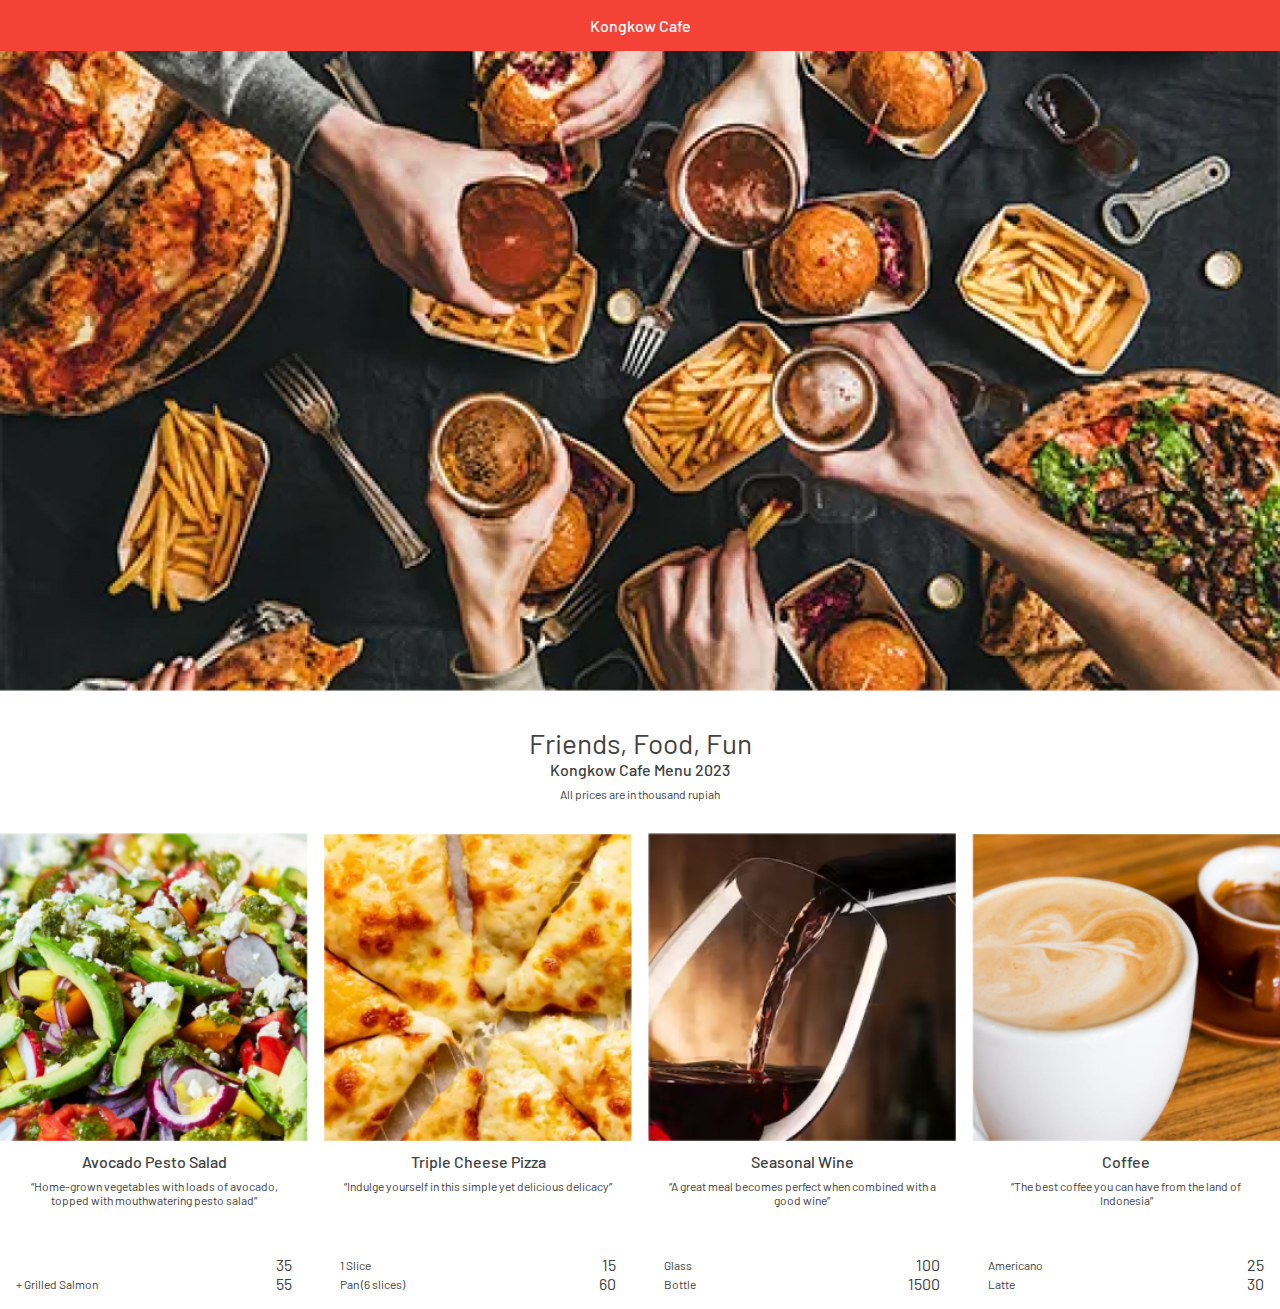
<file: index.html>
<!DOCTYPE html>

<html>

<head>
  <meta charset="utf-8" />
  <meta name="viewport" content="width=device-width" />
  <link rel="preconnect" href="https://fonts.googleapis.com">
  <link rel="preconnect" href="https://fonts.gstatic.com" crossorigin>
  <link href="https://fonts.googleapis.com/css2?family=Barlow:wght@400;500&display=swap" rel="stylesheet">
</head>

<body>
  <div class="appbar">Kongkow Cafe</div>
  <div class="hero"><img src="./images/cover.jpg"
      alt="hero"></div>
  <div class="header-text">
    <div class="tagline">Friends, Food, Fun</div>
    <div class="document-title">Kongkow Cafe Menu 2023</div>
    <div class="price-note">All prices are in thousand rupiah</div>
  </div>
  <div class="menu-area">
    <div class="menu-tile">
      <div class="menu-photo">
        <img
          src="images/salad.jpg"
          alt="salad">
      </div>
      <div class="menu-tile-name">Avocado Pesto Salad</div>
      <div class="menu-tile-description">
        “Home-grown vegetables with loads of avocado, topped with mouthwatering pesto salad”
      </div>
      <div class="menu-price-row">
        <span class="price-description"></span>
        <span>35</span>
      </div>
      <div class="menu-price-row">
        <span class="price-description">+ Grilled Salmon</span>
        <span>55</span>
      </div>
    </div>
    <div class="menu-tile">
      <div class="menu-photo">
        <img
          src="images/pizza.jpg"
          alt="pizza">
      </div>
      <div class="menu-tile-name">Triple Cheese Pizza</div>
      <div class="menu-tile-description">
        “Indulge yourself in this simple yet delicious delicacy”
      </div>
      <div class="menu-price-row">
        <span class="price-description">1 Slice</span>
        <span>15</span>
      </div>
      <div class="menu-price-row">
        <span class="price-description">Pan (6 slices)</span>
        <span>60</span>
      </div>
    </div>
    <div class="menu-tile">
      <div class="menu-photo">
        <img
          src="images/wine.jpg"
          alt="wine">
      </div>
      <div class="menu-tile-name">Seasonal Wine</div>
      <div class="menu-tile-description">
        “A great meal becomes perfect when combined with a good wine”
      </div>
      <div class="menu-price-row">
        <span class="price-description">Glass</span>
        <span>100</span>
      </div>
      <div class="menu-price-row">
        <span class="price-description">Bottle</span>
        <span>1500</span>
      </div>
    </div>
    <div class="menu-tile">
      <div class="menu-photo">
        <img
          src="images/coffee.jpg"
          alt="coffee">
      </div>
      <div class="menu-tile-name">Coffee</div>
      <div class="menu-tile-description">
        “The best coffee you can have from the land of Indonesia”
      </div>
      <div class="menu-price-row">
        <span class="price-description">Americano</span>
        <span>25</span>
      </div>
      <div class="menu-price-row">
        <span class="price-description">Latte</span>
        <span>30</span>
      </div>
    </div>
  </div>

</body>

<style>
  /** CSS Reset */
  *,
  html,
  body {
    font-family: 'Barlow';
    margin: 0;
    padding: 0;
    color: #424242;
  }

  body {
    background-color: white;
  }

  div.appbar {
    display: flex;
    flex-direction: row;
    justify-content: center;
    padding: 16px;
    background-color: #F44336;
    color: white;
    font-size: 16px;
    font-weight: 500;
  }

  div.hero img {
    aspect-ratio: 2;
    width: 100%;
    object-fit: cover;
  }

  div.header-text {
    padding: 32px;
    display: flex;
    flex-direction: column;
    align-items: center;
  }

  div.tagline {
    font-size: 28px;
  }

  div.document-title {
    font-size: 16px;
    font-weight: 500;
  }

  div.price-note {
    font-size: 12px;
    margin-top: 8px;
  }

  div.menu-area {
    display: grid;
    grid-template-columns: repeat(2, 1fr);
    gap: 16px;
  }

  div.menu-tile {
    flex: 1;
    display: flex;
    flex-direction: column;
    padding-bottom: 16px;
  }

  div.menu-photo img {
    aspect-ratio: 1;
    object-fit: cover;
    width: 100%;
  }

  div.menu-tile-name {
    font-weight: 500;
    font-size: 16px;
    padding: 8px 16px;
    align-self: stretch;
    text-align: center;
  }

  div.menu-tile-description {
    font-size: 12px;
    align-self: stretch;
    text-align: center;
    padding: 0px 16px;
    height: 60px;
    padding-bottom: 16px;
  }

  div.menu-price-row {
    display: flex;
    flex-direction: row;
    justify-content: space-between;
    align-items: center;
    padding: 0 16px;
  }

  span.price-description {
    font-size: 12px;
  }

  @media (min-width: 800px) {
    div.menu-area {
      grid-template-columns: repeat(4, 1fr);
    }
  }
</style>

</html>
</file>
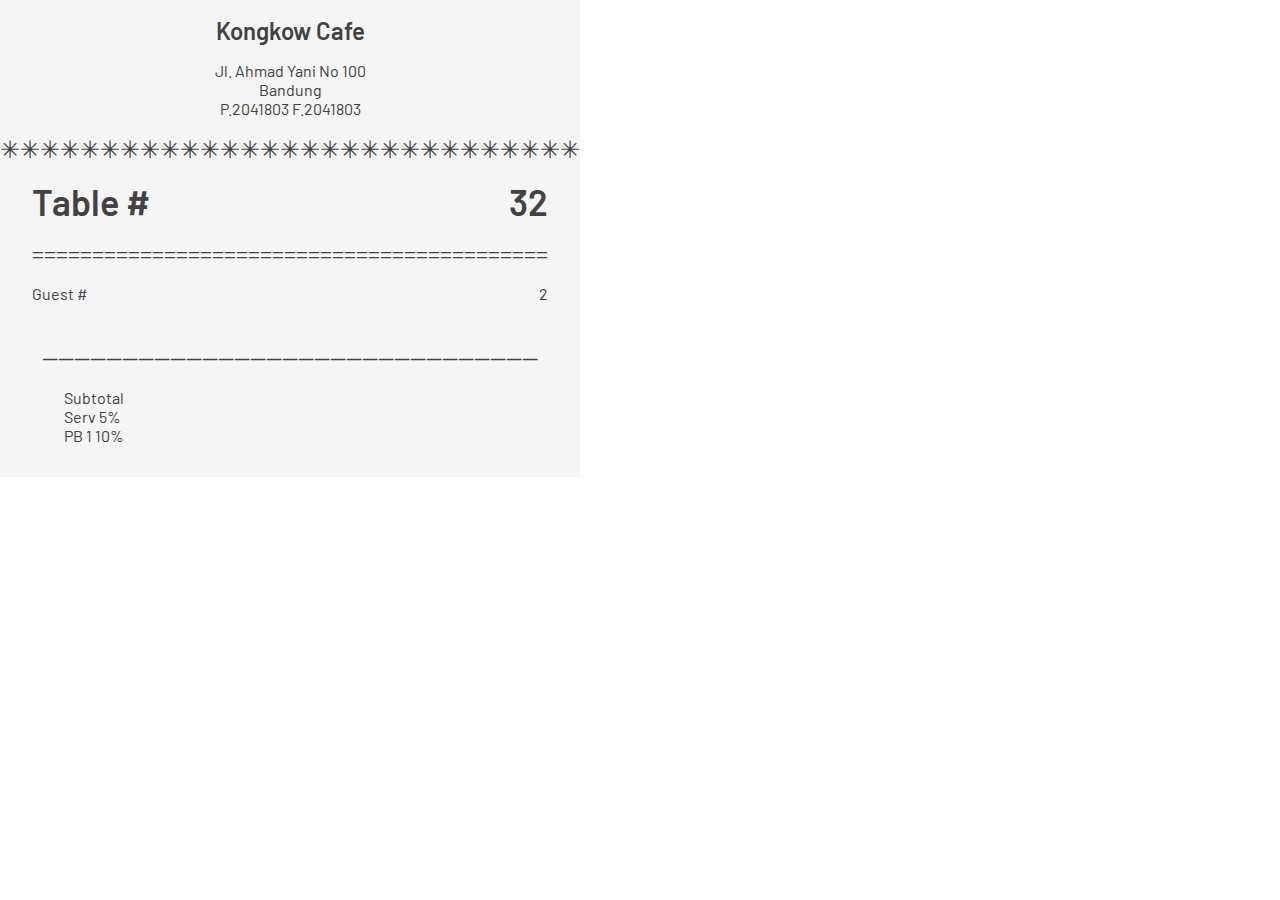
<file: order-confirmation/index.html>
<!DOCTYPE html>

<html>
  <head>
    <meta charset="utf-8" />
    <meta name="viewport" content="width=device-width" />
    <link rel="preconnect" href="https://fonts.googleapis.com" />
    <link rel="preconnect" href="https://fonts.gstatic.com" crossorigin />
    <link
      href="https://fonts.googleapis.com/css2?family=Barlow:wght@400;500&display=swap"
      rel="stylesheet"
    />
    <link rel="stylesheet" href="index.css" />
  </head>

  <body>
    <div class="bill">
      <div class="place">
        <div class="place-name">Kongkow Cafe</div>
        <div class="place-street">Jl. Ahmad Yani No 100</div>
        <div class="place-street">Bandung</div>
        <div class="place-street">P.2041803 F.2041803</div>
      </div>
      <div class="divider">✳✳✳✳✳✳✳✳✳✳✳✳✳✳✳✳✳✳✳✳✳✳✳✳✳✳✳✳✳</div>
      <div class="table">
        <div class="table-title">Table #</div>
        <div class="table-number">32</div>
      </div>
      <div class="divider">===========================================</div>
      <div class="guest">
        <div>Guest #</div>
        <div>2</div>
      </div>
      <div class="ordered-menus" id="ordered-menus"></div>
      <div class="divider">
        --------------------------------------------------------------
      </div>
      <div class="summary">
        <div class="row">
          <div>Subtotal</div>
          <div id="subtotal"></div>
        </div>
        <div class="row">
          <div>Serv 5%</div>
          <div id="service"></div>
        </div>
        <div class="row">
          <div>PB 1 10%</div>
          <div id="pb1"></div>
        </div>
      </div>
      <div class="grand-total">
        <div id="total-qty"></div>
        <div id="grand-total-price"></div>
      </div>
    </div>
  </body>

  <script src="../db.js"></script>
  <script src="index.js"></script>
</html>
</file>
<file: order-confirmation/index.css>
/** CSS Reset */
*,
html,
body {
  font-family: 'Barlow';
  margin: 0;
  padding: 0;
  color: #424242;
  box-sizing: border-box;
}

div.bill {
  width: 580px;
  background-color: #f5f5f5;
  display: flex;
  flex-direction: column;
  align-items: center;
  padding: 0 32px;
}

div.place-name {
  font-size: 24px;
  font-weight: 600;
  padding: 16px;
}

div.place-street {
  text-align: center;
}

div.divider {
  font-size: 24px;
  padding: 16px 0;
}

div.table {
  width: 100%;
  display: flex;
  font-size: 36px;
  font-weight: 600;
  justify-content: space-between;
}

div.guest {
  display: flex;
  flex-direction: row;
  justify-content: space-between;
  width: 100%;
  margin-bottom: 24px;
}

div.ordered-menus {
  width: 100%;
  display: flex;
  flex-direction: column;
  gap: 4px;
}

div.row {
  width: 100%;
  flex-direction: row;
  display: flex;
  justify-content: space-between;
}

div.summary {
  width: 100%;
  display: flex;
  flex-direction: column;
  padding-left: 32px;
}

div.grand-total {
  display: flex;
  width: 100%;
  flex-direction: row;
  justify-content: space-between;
  font-size: 24px;
  padding-left: 16px;
  margin-bottom: 32px;
}
</file>
